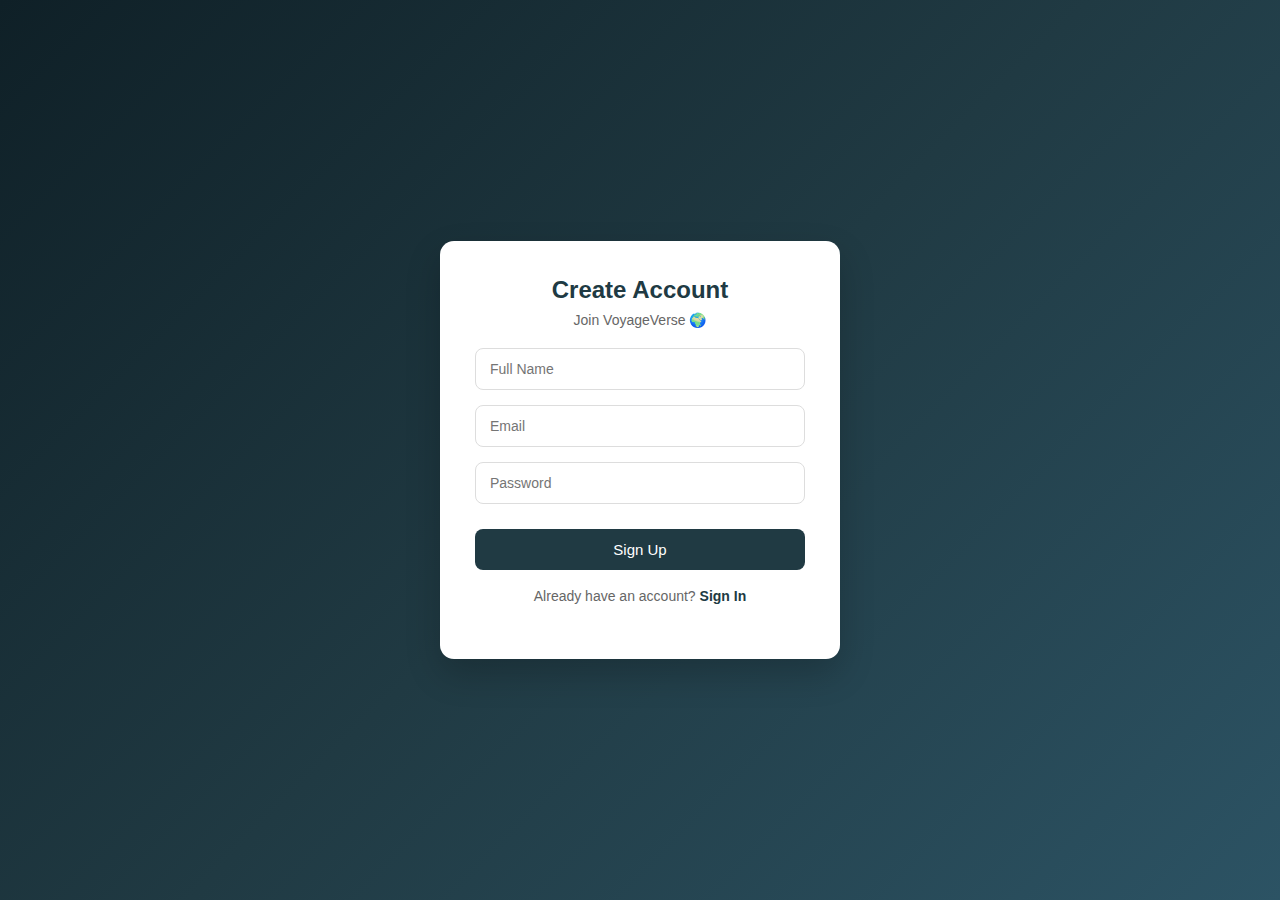
<file: register.html>
<!DOCTYPE html>
<html lang="en">
<head>
  <meta charset="UTF-8" />
  <meta name="viewport" content="width=device-width, initial-scale=1.0" />
  <title>Register | VoyageVerse</title>
  <link rel="stylesheet" href="register.css" />
</head>
<body>

<div class="auth-container">
  <h2>Create Account</h2>
  <p>Join VoyageVerse 🌍</p>

  <form id="registerForm">
    <input type="text" id="regName" placeholder="Full Name" required />
    <input type="email" id="regEmail" placeholder="Email" required />
    <input type="password" id="regPassword" placeholder="Password" required />

    <div id="passwordStrength"></div>
    <div class="error" id="regError"></div>

    <button type="submit">Sign Up</button>
  </form>

  <p class="auth-link">
    Already have an account? <a href="signin.html">Sign In</a>
  </p>
</div>

<script src="script.js"></script>
<script src="register.js"></script>
</body>
</html>
</file>
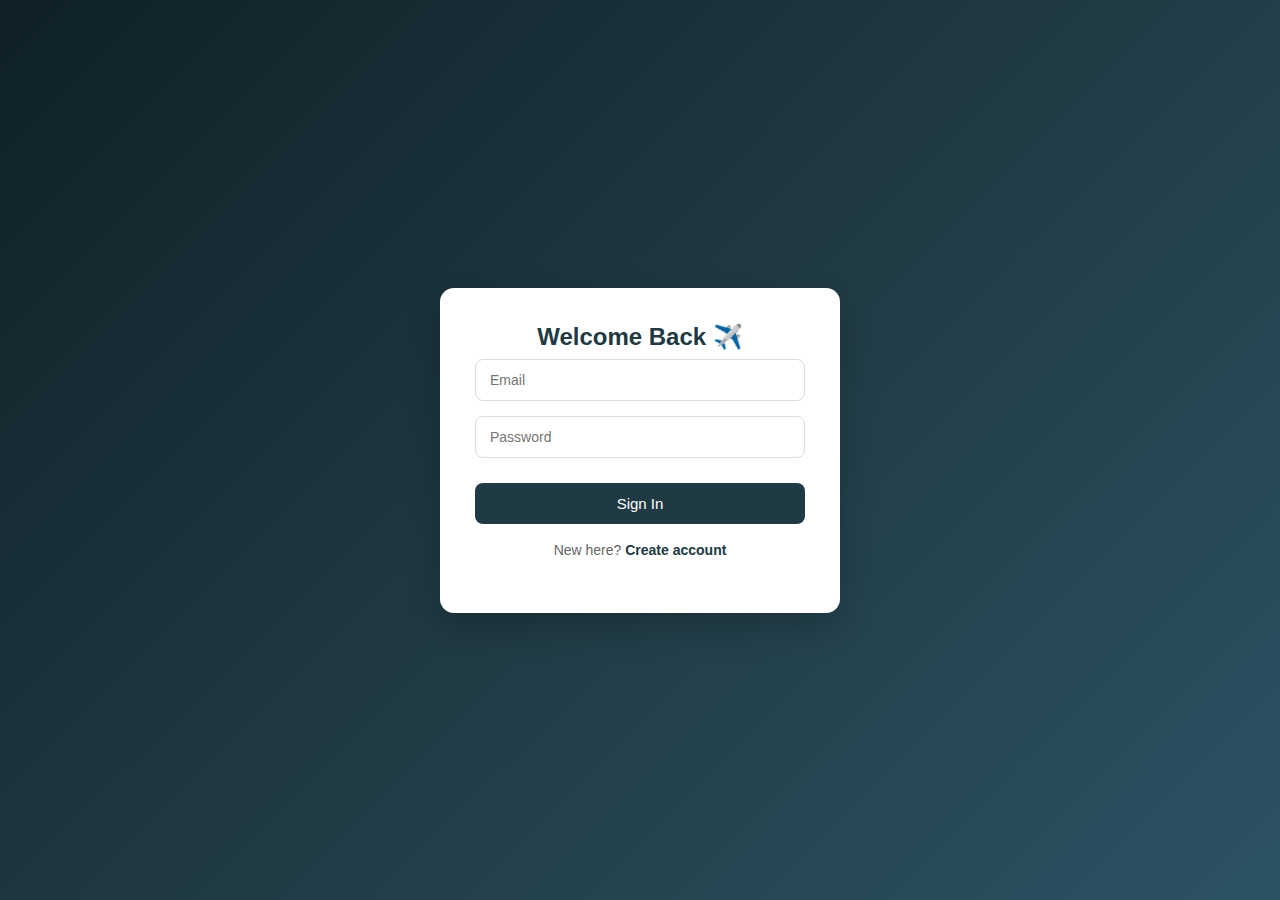
<file: signin.html>
<!DOCTYPE html>
<html lang="en">
<head>
  <meta charset="UTF-8" />
  <meta name="viewport" content="width=device-width, initial-scale=1.0" />
  <title>Sign In | VoyageVerse</title>
  <link rel="stylesheet" href="signin.css" />
</head>
<body>

<div class="auth-container">
  <h2>Welcome Back ✈️</h2>

  <form id="loginForm">
    <input type="email" id="loginEmail" placeholder="Email" required />
    <input type="password" id="loginPassword" placeholder="Password" required />

    <div class="error" id="loginError"></div>

    <button type="submit">Sign In</button>
  </form>

  <p class="auth-link">
    New here? <a href="register.html">Create account</a>
  </p>
</div>

<script src="script.js"></script>
<script src="signin.js"></script>
</body>
</html>
</file>
<file: register.css>
/* Common Auth Page Styling */
* {
  margin: 0;
  padding: 0;
  box-sizing: border-box;
  font-family: "Poppins", sans-serif;
}

body {
  min-height: 100vh;
  background: linear-gradient(135deg, #0f2027, #203a43, #2c5364);
  display: flex;
  align-items: center;
  justify-content: center;
}

.auth-container {
  width: 100%;
  max-width: 400px;
  background: #ffffff;
  padding: 35px;
  border-radius: 14px;
  box-shadow: 0 15px 35px rgba(0, 0, 0, 0.2);
  text-align: center;
}

.auth-container h2 {
  color: #203a43;
  margin-bottom: 8px;
}

.auth-container p {
  color: #666;
  font-size: 14px;
  margin-bottom: 20px;
}

/* Input Fields */
.auth-container input {
  width: 100%;
  padding: 12px 14px;
  margin-bottom: 15px;
  border: 1px solid #ddd;
  border-radius: 8px;
  font-size: 14px;
  outline: none;
  transition: 0.3s;
}

.auth-container input:focus {
  border-color: #203a43;
}

/* Button */
.auth-container button {
  width: 100%;
  padding: 12px;
  border: none;
  background: #203a43;
  color: #ffffff;
  font-size: 15px;
  border-radius: 8px;
  cursor: pointer;
  transition: 0.3s;
}

.auth-container button:hover {
  background: #0f2027;
}

/* Bottom Link */
.auth-link {
  margin-top: 18px;
  font-size: 14px;
}

.auth-link a {
  color: #203a43;
  text-decoration: none;
  font-weight: 600;
}

.auth-link a:hover {
  text-decoration: underline;
}
button {
  transition: transform 0.2s ease, background 0.3s ease;
}

button:hover {
  transform: scale(1.03);
}

.error {
  color: red;
  font-size: 13px;
  margin-bottom: 10px;
}

#passwordStrength {
  font-size: 13px;
  margin-bottom: 10px;
}
@media (max-width: 480px) {
  .auth-container {
    margin: 15px;
    padding: 25px;
  }
}
</file>
<file: signin.css>
/* Common Auth Page Styling */
* {
  margin: 0;
  padding: 0;
  box-sizing: border-box;
  font-family: "Poppins", sans-serif;
}

body {
  min-height: 100vh;
  background: linear-gradient(135deg, #0f2027, #203a43, #2c5364);
  display: flex;
  align-items: center;
  justify-content: center;
}

.auth-container {
  width: 100%;
  max-width: 400px;
  background: #ffffff;
  padding: 35px;
  border-radius: 14px;
  box-shadow: 0 15px 35px rgba(0, 0, 0, 0.2);
  text-align: center;
}

.auth-container h2 {
  color: #203a43;
  margin-bottom: 8px;
}

.auth-container p {
  color: #666;
  font-size: 14px;
  margin-bottom: 20px;
}

/* Input Fields */
.auth-container input {
  width: 100%;
  padding: 12px 14px;
  margin-bottom: 15px;
  border: 1px solid #ddd;
  border-radius: 8px;
  font-size: 14px;
  outline: none;
  transition: 0.3s;
}

.auth-container input:focus {
  border-color: #203a43;
}

/* Button */
.auth-container button {
  width: 100%;
  padding: 12px;
  border: none;
  background: #203a43;
  color: #ffffff;
  font-size: 15px;
  border-radius: 8px;
  cursor: pointer;
  transition: 0.3s;
}

.auth-container button:hover {
  background: #0f2027;
}

/* Bottom Link */
.auth-link {
  margin-top: 18px;
  font-size: 14px;
}

.auth-link a {
  color: #203a43;
  text-decoration: none;
  font-weight: 600;
}

.auth-link a:hover {
  text-decoration: underline;
}
button {
  transition: transform 0.2s ease, background 0.3s ease;
}

button:hover {
  transform: scale(1.03);
}

.error {
  color: red;
  font-size: 13px;
  margin-bottom: 10px;
}

#passwordStrength {
  font-size: 13px;
  margin-bottom: 10px;
}
@media (max-width: 480px) {
  .auth-container {
    margin: 15px;
    padding: 25px;
  }
}
</file>
